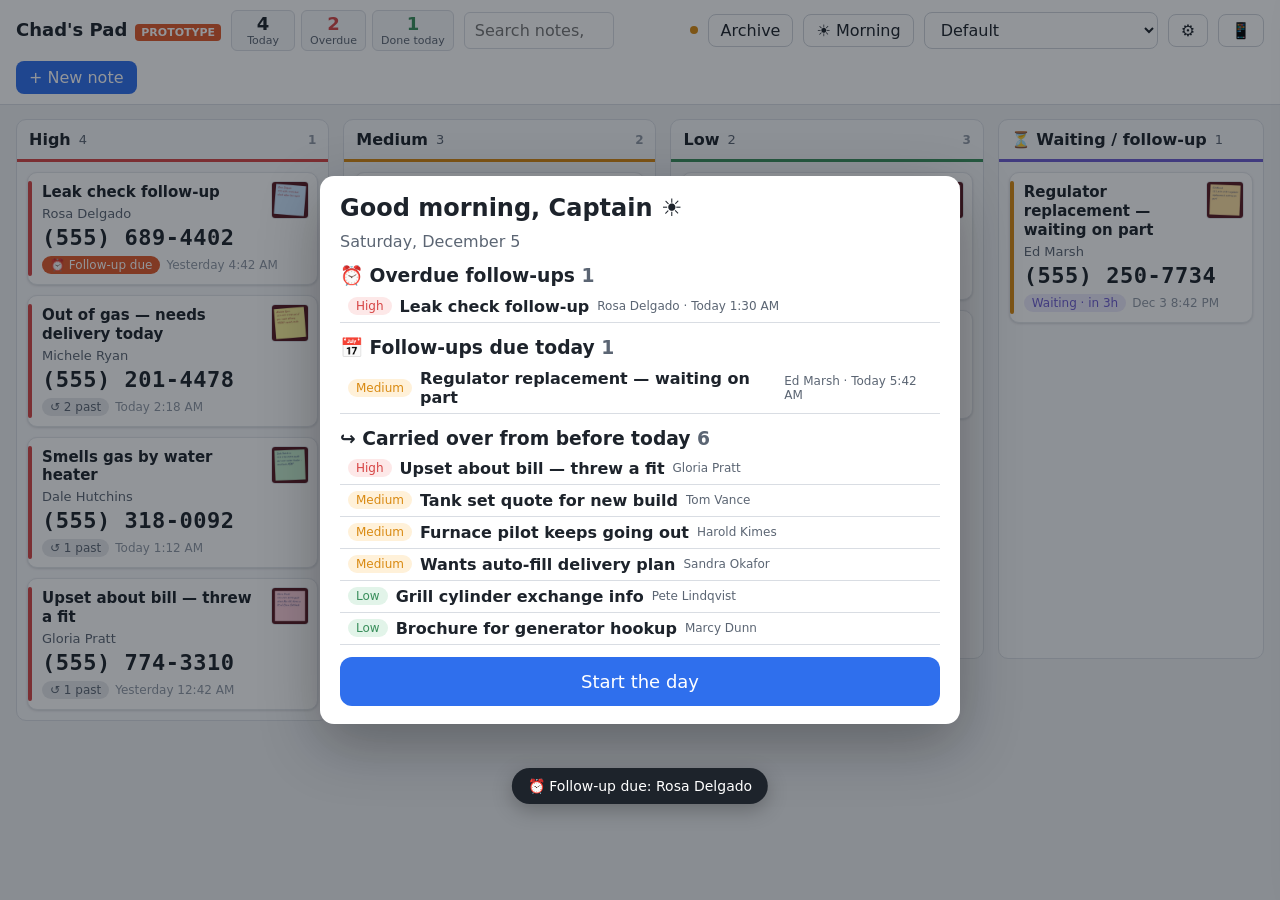
<file: index.html>
<!doctype html>
<html lang="en" data-theme="default">
<head>
<meta charset="utf-8">
<meta name="viewport" content="width=device-width, initial-scale=1, viewport-fit=cover">
<meta name="apple-mobile-web-app-capable" content="yes">
<meta name="apple-mobile-web-app-title" content="Chad's Pad">
<meta name="theme-color" content="#ffffff">
<link rel="manifest" href="manifest.webmanifest">
<title>Chad's Pad · Prototype</title>
<link rel="preconnect" href="https://fonts.googleapis.com"><link rel="preconnect" href="https://fonts.gstatic.com" crossorigin>
<link href="https://fonts.googleapis.com/css2?family=Caveat:wght@400;600&family=Newsreader:opsz,wght@6..72,400;6..72,600&display=swap" rel="stylesheet">
<link rel="stylesheet" href="css/themes.css">
<link rel="stylesheet" href="css/app.css">
</head>
<body data-view="desk">
<header class="topbar">
  <div class="brand">Chad's Pad <span class="proto" title="Design prototype: demo data only">PROTOTYPE</span></div>
  <div class="counters" id="counters"></div>
  <input type="search" class="search" id="search" placeholder="Search notes, names, numbers…  ( / )" autocomplete="off">
  <div class="spacer desk-only"></div>
  <span class="sync desk-only" id="sync"><i></i><span>Saved</span></span>
  <button class="btn desk-only" id="btn-archive" title="Searchable archive">Archive</button>
  <button class="btn desk-only" id="btn-morning" title="Morning start screen">☀ Morning</button>
  <select id="theme" class="btn desk-only" style="width:auto" aria-label="Theme"></select>
  <button class="btn" id="btn-settings" title="Settings">⚙</button>
  <button class="btn desk-only" id="btn-view" title="Switch to phone layout">📱</button>
  <button class="btn primary desk-only" id="btn-new">+ New note</button>
</header>
<main id="desk" class="desk-only"></main>
<main id="phone" class="phone-only"></main>
<button class="btn primary fab phone-only" id="fab" aria-label="New note">+</button>
<div class="newmenu hidden" id="newmenu"></div>
<aside class="panel" id="detail" aria-label="Note details"></aside>
<div id="layer"></div>
<script type="module" src="js/app.js"></script>
</body>
</html>
</file>
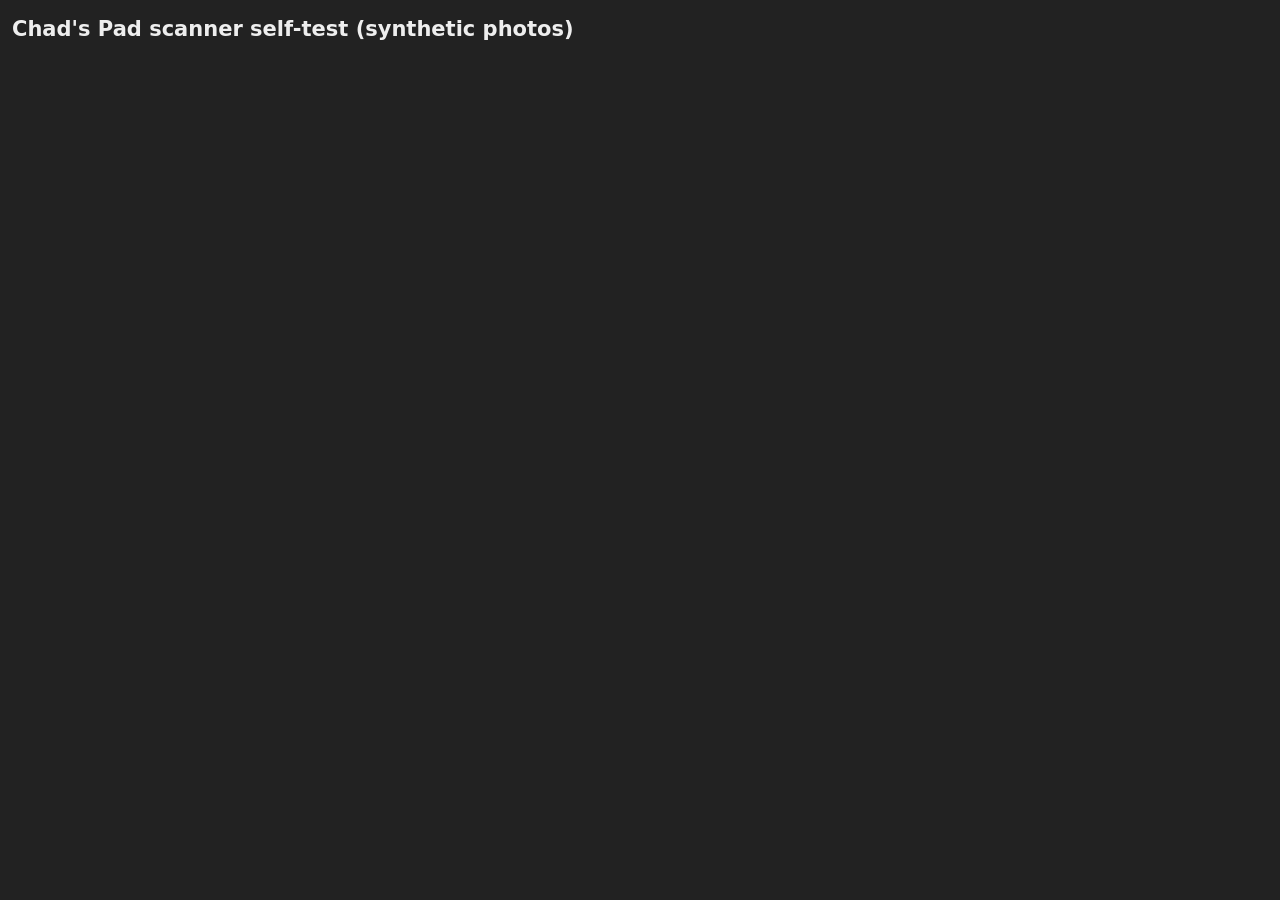
<file: scanner-test.html>
<!doctype html><meta charset="utf-8"><title>Scanner self-test</title>
<style>body{font:14px system-ui;margin:12px;background:#222;color:#eee}.r{display:inline-block;margin:6px;vertical-align:top}canvas{max-width:380px;display:block}</style>
<h2>Chad's Pad scanner self-test (synthetic photos)</h2><div id="out"></div>
<script src="https://docs.opencv.org/4.10.0/opencv.js"></script>
<script type="module">
import { cvReady, detectQuad, warp, flattenLighting } from './js/scanner-core.js';
import { SAMPLE_IMAGES, SAMPLE_TRUTH } from './js/samples.js';
const cv = await cvReady();
const truth = SAMPLE_TRUTH;
const results = {};
function iouPoly(a, b, W, H) { // raster IoU
  const c = document.createElement('canvas'); c.width = W / 4; c.height = H / 4; const g = c.getContext('2d');
  const fill = (q, col) => { g.beginPath(); q.forEach((p, i) => i ? g.lineTo(p[0] / 4, p[1] / 4) : g.moveTo(p[0] / 4, p[1] / 4)); g.closePath(); g.fillStyle = col; g.fill(); };
  g.globalCompositeOperation = 'lighter'; fill(a, '#ff0000'); fill(b, '#00ff00');
  const d = g.getImageData(0, 0, c.width, c.height).data; let i = 0, u = 0;
  for (let k = 0; k < d.length; k += 4) { const r = d[k] > 128, gg = d[k + 1] > 128; if (r && gg) i++; if (r || gg) u++; } return i / u;
}
for (const name of Object.keys(truth)) {
  const img = new Image(); img.src = SAMPLE_IMAGES[name]; await img.decode();
  const c = document.createElement('canvas'); c.width = img.naturalWidth; c.height = img.naturalHeight; c.getContext('2d').drawImage(img, 0, 0);
  const src = cv.imread(c); const t0 = performance.now(); const r = detectQuad(cv, src, { debug: true }); const ms = performance.now() - t0; src.delete();
  const g = c.getContext('2d');
  g.lineWidth = 8; g.strokeStyle = 'rgba(255,255,0,.8)'; g.setLineDash([20, 14]); g.beginPath(); truth[name].forEach((p, i) => i ? g.lineTo(...p) : g.moveTo(...p)); g.closePath(); g.stroke(); g.setLineDash([]);
  let iou = 0;
  if (r.quad) { g.strokeStyle = '#22ff55'; g.lineWidth = 10; g.beginPath(); r.quad.forEach((p, i) => i ? g.lineTo(p.x, p.y) : g.moveTo(p.x, p.y)); g.closePath(); g.stroke(); iou = iouPoly(truth[name], r.quad.map(p => [p.x, p.y]), c.width, c.height); }
  results[name] = { found: !!r.quad, iouVsTruth: +iou.toFixed(3), method: r.method, inferredCorner: r.inferred, shadowHint: r.shadow, score: r.score, ms: Math.round(ms), otsu: r.otsu };
  const box = document.createElement('div'); box.className = 'r';
  box.innerHTML = `<b>${name}</b><br>${r.quad ? '✅ found' : '❌ no quad'} · IoU vs truth ${iou.toFixed(3)} · ${r.method || ''}${r.inferred ? ' (corner inferred)' : ''} · shadow hint: ${r.shadow} · ${Math.round(ms)}ms`;
  box.appendChild(c);
  const m = document.createElement('canvas'); m.width = r.debugMask.width; m.height = r.debugMask.height; m.getContext('2d').putImageData(r.debugMask, 0, 0); m.style.width = '190px'; box.appendChild(m);
  if (r.quad) { const f = flattenLighting(cv, warp(cv, c, r.quad, 600)); f.style.width = '190px'; box.appendChild(f); }
  document.getElementById('out').appendChild(box);
}
window.__results = results; document.title = 'done';
</script>
</file>
<file: css/themes.css>
/* ===== THEME LAYER =====
   Every colour, font, texture, radius and shadow the UI uses is a token here.
   Logic never hard-codes a look. A theme = one [data-theme] block that overrides tokens
   (+ optional decorative assets). Register it in js/themes.js. */
:root, [data-theme="default"] {
  --font-ui: system-ui, -apple-system, "Segoe UI", Roboto, sans-serif;
  --font-note: "Caveat", "Bradley Hand", cursive;   /* handwritten note text */
  --font-print: "Newsreader", Georgia, serif;
  --font-digits: ui-monospace, "SF Mono", Menlo, Consolas, monospace;
  --bg: #eef0f3;  --bg-texture: none;
  --surface: #ffffff; --surface-2: #f6f7f9; --surface-sunk: #e6e8ec;
  --ink: #1d232b; --ink-muted: #5b6573; --ink-faint: #8f98a5; --ink-on-accent: #fff;
  --rule: #d9dde3; --focus: #2f6fed;
  --accent: #2f6fed; --accent-soft: #e3ecff;
  --prio-high: #d64545; --prio-high-soft: #fde8e8;
  --prio-medium: #d98a12; --prio-medium-soft: #fff1d9;
  --prio-low: #3a8f5c; --prio-low-soft: #e2f4e9;
  --waiting: #6c5ccf; --waiting-soft: #ece9fb;
  --done: #3a8f5c;
  --nudge: #e0592a;
  --card-bg: #ffffff; --card-texture: none; --card-border: #e2e5ea; --card-shadow: 0 1px 2px rgba(16,24,40,.06), 0 1px 3px rgba(16,24,40,.08);
  --card-radius: 10px; --radius: 10px; --radius-sm: 6px; --radius-btn: 8px;
  --btn-bg: #ffffff; --btn-fg: var(--ink); --btn-border: #cfd4db; --btn-shadow: none;
  --panel-bg: #ffffff; --panel-shadow: -8px 0 30px rgba(16,24,40,.12);
  --overlay: rgba(15,20,30,.45);
  --fresh-glow: 0 0 0 3px #7cc4ff, 0 0 18px #7cc4ff;
  --phone-digits-size: 46px;
  /* pen + highlighter palette kept from the live app */
  --pen-navy: #1c2a6b; --pen-blue: #1f5fd1; --pen-black: #1d1d1f; --pen-red: #c0262f; --pen-green: #1e7a3c;
  --mark-yellow: #fff27a; --mark-pink: #ffb3d1; --mark-orange: #ffc78a; --mark-lime: #c9f58f;
}

/* ---- Walt's Desk (PREVIEW ONLY: proves tokens swap; real art/texture assets come later) ---- */
[data-theme="walts-desk"] {
  --font-ui: "Newsreader", Georgia, serif;
  --font-note: "Caveat", cursive;
  --bg: #5b3a22;
  --bg-texture: repeating-linear-gradient(92deg, rgba(0,0,0,.06) 0 3px, transparent 3px 11px), linear-gradient(#6b4529, #4f321d);
  --surface: #fbf1a9; --surface-2: #f6e98e; --surface-sunk: #e9d97a;
  --ink: #23211c; --ink-muted: #5a5240; --ink-faint: #8a7f62; --rule: #c9b866;
  --accent: #8a2b1f; --accent-soft: #f2d9a0;
  --prio-high: #a3261b; --prio-medium: #b8741a; --prio-low: #4e6b2a;
  --prio-high-soft: #f3cf8e; --prio-medium-soft: #f6e08f; --prio-low-soft: #e3e39a;
  --waiting: #4b4f8a; --waiting-soft: #e8df9a;
  --card-bg: #fdf3a6;
  --card-texture: repeating-linear-gradient(transparent 0 23px, rgba(70,110,180,.35) 23px 24px), linear-gradient(90deg, transparent 0 26px, rgba(200,40,40,.45) 26px 27px, transparent 27px);
  --card-border: #d9c463; --card-shadow: 1px 2px 0 rgba(0,0,0,.18), 0 6px 14px rgba(0,0,0,.25);
  --card-radius: 2px; --radius: 4px; --radius-btn: 999px;
  --btn-bg: radial-gradient(circle at 35% 30%, #5a5a55, #2b2a27 70%); --btn-fg: #efe6c9; --btn-border: #171613;
  --btn-shadow: inset 0 1px 0 rgba(255,255,255,.15), 0 2px 0 #0d0c0a;
  --panel-bg: #fbf1a9;
}
</file>
<file: css/app.css>
/* Layout + components. Uses ONLY tokens from themes.css. */
*{box-sizing:border-box}
html,body{margin:0;height:100%}
body{font-family:var(--font-ui);color:var(--ink);background:var(--bg);background-image:var(--bg-texture);-webkit-text-size-adjust:100%}
button,input,select,textarea{font:inherit;color:inherit}
button{cursor:pointer}
.btn{background:var(--btn-bg);color:var(--btn-fg);border:1px solid var(--btn-border);border-radius:var(--radius-btn);box-shadow:var(--btn-shadow);padding:7px 12px;line-height:1.1;display:inline-flex;align-items:center;gap:6px;white-space:nowrap}
.btn:hover{filter:brightness(.97)}
.btn:focus-visible,.card:focus-visible{outline:3px solid var(--focus);outline-offset:2px}
.btn.primary{background:var(--accent);color:var(--ink-on-accent);border-color:transparent}
.btn.ghost{background:transparent;border-color:transparent;box-shadow:none;color:var(--ink-muted)}
.btn.big{padding:14px 18px;font-size:18px;border-radius:calc(var(--radius-btn) + 4px)}
.btn[disabled]{opacity:.45;cursor:not-allowed}
.btn.sel{outline:3px solid var(--accent);outline-offset:1px}
.chip{display:inline-flex;align-items:center;gap:4px;font-size:12px;padding:2px 8px;border-radius:999px;background:var(--surface-sunk);color:var(--ink-muted);white-space:nowrap}
.chip.High{background:var(--prio-high-soft);color:var(--prio-high)} .chip.Medium{background:var(--prio-medium-soft);color:var(--prio-medium)} .chip.Low{background:var(--prio-low-soft);color:var(--prio-low)}
.chip.wait{background:var(--waiting-soft);color:var(--waiting)} .chip.nudge{background:var(--nudge);color:#fff;animation:pulse 1.4s infinite}
.muted{color:var(--ink-muted)} .faint{color:var(--ink-faint)} .small{font-size:12px}
.hidden{display:none!important}
input[type=text],input[type=search],input[type=tel],input[type=datetime-local],textarea,select{background:var(--surface);border:1px solid var(--rule);border-radius:var(--radius-sm);padding:8px 10px;width:100%}
textarea{resize:vertical;min-height:60px}
label.f{display:block;font-size:12px;color:var(--ink-muted);margin:8px 0 3px}
@keyframes pulse{50%{opacity:.6}}
@keyframes freshfade{0%,70%{box-shadow:var(--fresh-glow)}100%{box-shadow:var(--card-shadow)}}

/* ---------- top bar ---------- */
.topbar{position:sticky;top:0;z-index:20;display:flex;align-items:center;gap:10px;padding:10px 16px;background:var(--surface);border-bottom:1px solid var(--rule);flex-wrap:wrap}
.brand{font-weight:700;font-size:18px;display:flex;align-items:baseline;gap:8px}
.brand .proto{font-size:11px;font-weight:600;color:var(--ink-on-accent);background:var(--nudge);padding:2px 6px;border-radius:4px}
.counters{display:flex;gap:6px}
.counter{display:flex;flex-direction:column;align-items:center;min-width:64px;padding:3px 8px;border-radius:var(--radius-sm);background:var(--surface-2);border:1px solid var(--rule);cursor:pointer}
.counter b{font-size:18px;line-height:1.1} .counter span{font-size:11px;color:var(--ink-muted)}
.counter.over b{color:var(--prio-high)} .counter.done b{color:var(--done)}
.counter.active{outline:2px solid var(--accent)}
.search{flex:1;min-width:180px;max-width:420px}
.spacer{flex:1}
.sync{font-size:12px;color:var(--ink-muted);display:flex;align-items:center;gap:5px}
.sync i{width:8px;height:8px;border-radius:50%;background:var(--done);display:inline-block}
.sync.pending i{background:var(--prio-medium)}

/* ---------- desk board ---------- */
.board{display:grid;grid-template-columns:repeat(3,minmax(240px,1fr)) minmax(220px,.85fr);gap:14px;padding:14px 16px;align-items:start}
.col{background:var(--surface-2);border:1px solid var(--rule);border-radius:var(--radius);min-height:60vh;display:flex;flex-direction:column}
.col-h{display:flex;align-items:center;gap:8px;padding:10px 12px;border-bottom:3px solid var(--rule);font-weight:700}
.col[data-col=High] .col-h{border-color:var(--prio-high)} .col[data-col=Medium] .col-h{border-color:var(--prio-medium)} .col[data-col=Low] .col-h{border-color:var(--prio-low)} .col[data-col=Waiting] .col-h{border-color:var(--waiting)}
.col-h .n{font-weight:500;color:var(--ink-muted);font-size:13px}
.col-body{padding:10px;display:flex;flex-direction:column;gap:10px;flex:1}
.col.drop{outline:3px dashed var(--accent);outline-offset:-4px}
.drop-marker{height:4px;border-radius:2px;background:var(--accent)}
.card{position:relative;background:var(--card-bg);background-image:var(--card-texture);border:1px solid var(--card-border);border-radius:var(--card-radius);box-shadow:var(--card-shadow);padding:10px 12px 10px 14px;cursor:grab;user-select:none}
.card::before{content:"";position:absolute;left:0;top:8px;bottom:8px;width:4px;border-radius:2px;background:var(--prio-medium)}
.card[data-p=High]::before{background:var(--prio-high)} .card[data-p=Low]::before{background:var(--prio-low)}
.card.sel{outline:3px solid var(--focus);outline-offset:1px}
.card.fresh{animation:freshfade 8s ease-out}
.card.dragging{opacity:.4}
.card .t{font-weight:600;font-size:15px;line-height:1.25;margin-bottom:4px}
.card .who{font-size:13px;color:var(--ink-muted)}
.card .digits{font-family:var(--font-digits);font-size:22px;font-weight:700;letter-spacing:.5px;margin-top:4px}
.card .digits .ext{font-size:14px;color:var(--ink-muted);font-weight:600}
.card .meta{display:flex;gap:6px;flex-wrap:wrap;margin-top:6px;align-items:center}
.card .thumb{position:absolute;right:8px;top:8px;width:38px;height:38px;border-radius:4px;object-fit:cover;border:1px solid var(--card-border)}
.card.has-thumb .t,.card.has-thumb .who{padding-right:44px}
.empty{color:var(--ink-faint);font-size:13px;text-align:center;padding:20px 8px}

/* ---------- archive list ---------- */
.archive{padding:14px 16px;max-width:1100px}
.arow{display:grid;grid-template-columns:110px 1fr 180px 150px 120px;gap:10px;align-items:center;padding:10px;border-bottom:1px solid var(--rule);background:var(--surface);cursor:pointer}
.arow:hover{background:var(--surface-2)}

/* ---------- detail panel ---------- */
.panel{position:fixed;top:0;right:0;bottom:0;width:min(560px,100vw);background:var(--panel-bg);box-shadow:var(--panel-shadow);z-index:40;overflow-y:auto;transform:translateX(105%);transition:transform .18s ease-out;padding-bottom:40px}
.panel.open{transform:none}
.panel-h{position:sticky;top:0;background:var(--panel-bg);display:flex;align-items:center;gap:8px;padding:12px 16px;border-bottom:1px solid var(--rule);z-index:1}
.panel section{padding:12px 16px;border-bottom:1px solid var(--rule)}
.panel h3{margin:0 0 8px;font-size:13px;text-transform:uppercase;letter-spacing:.06em;color:var(--ink-muted)}
.photo-big{width:100%;max-height:340px;object-fit:contain;background:var(--surface-sunk);border-radius:var(--radius-sm);cursor:zoom-in}
.bigphone{font-family:var(--font-digits);font-size:var(--phone-digits-size);font-weight:800;letter-spacing:1px;line-height:1.05;user-select:all}
.bigphone .ext{font-size:26px;color:var(--ink-muted);font-weight:700}
.bigname{font-size:22px;font-weight:700}
.note-text{font-family:var(--font-note);font-size:24px;line-height:1.25;white-space:pre-wrap;color:var(--pen-navy)}
.results{display:grid;grid-template-columns:repeat(4,1fr);gap:8px}
.results .btn{justify-content:center;padding:12px 6px;font-weight:600}
.results .btn.Called{border-color:var(--done)} .results .btn.lvm,.results .btn.Waiting{border-color:var(--waiting)}
.hist li{font-size:13px;margin:3px 0;color:var(--ink-muted)} .hist{padding-left:18px;margin:0}
.past{border:1px solid var(--rule);border-radius:var(--radius-sm);padding:8px 10px;margin-bottom:6px;background:var(--surface-2);cursor:pointer}
.past-banner{background:var(--accent-soft);border-radius:var(--radius-sm);padding:8px 10px;font-size:13px;margin-bottom:8px}
.prio-row{display:flex;gap:6px}
.prio-row .btn{flex:1;justify-content:center}
.prio-row .btn.High.sel{background:var(--prio-high);color:#fff} .prio-row .btn.Medium.sel{background:var(--prio-medium);color:#fff} .prio-row .btn.Low.sel{background:var(--prio-low);color:#fff}
.grid2{display:grid;grid-template-columns:1fr 1fr;gap:0 10px}

/* ---------- modal ---------- */
.modal-bg{position:fixed;inset:0;background:var(--overlay);z-index:60;display:flex;align-items:center;justify-content:center;padding:16px}
.modal{background:var(--surface);border-radius:calc(var(--radius) + 4px);max-width:640px;width:100%;max-height:92vh;overflow:auto;padding:18px 20px;box-shadow:0 20px 60px rgba(0,0,0,.3)}
.modal h2{margin:0 0 10px}
.modal .row{display:flex;gap:8px;flex-wrap:wrap;margin-top:12px}
.mlist{margin:4px 0 12px;padding:0;list-style:none}
.mlist li{padding:6px 8px;border-bottom:1px solid var(--rule);display:flex;gap:8px;align-items:center;cursor:pointer}
kbd{font-family:var(--font-digits);background:var(--surface-sunk);border:1px solid var(--rule);border-bottom-width:2px;border-radius:4px;padding:1px 6px;font-size:12px}
.toast{z-index:65!important;position:fixed;bottom:calc(96px + env(safe-area-inset-bottom));max-width:90vw;text-align:center;left:50%;transform:translateX(-50%);background:var(--ink);color:var(--surface);padding:10px 16px;border-radius:999px;z-index:90;font-size:14px;box-shadow:0 6px 20px rgba(0,0,0,.25)}

/* ---------- phone view ---------- */
.phone-list{padding:10px 12px 110px}
.phone-list h4{margin:14px 2px 6px;font-size:13px;text-transform:uppercase;letter-spacing:.06em;color:var(--ink-muted)}
.phone-list .card{margin-bottom:8px;cursor:pointer}
.fab{position:fixed;right:18px;bottom:calc(18px + env(safe-area-inset-bottom));z-index:30;width:66px;height:66px;border-radius:50%;font-size:34px;justify-content:center;padding:0;box-shadow:0 6px 18px rgba(0,0,0,.3)}
.newmenu{position:fixed;right:18px;bottom:calc(96px + env(safe-area-inset-bottom));z-index:31;display:flex;flex-direction:column;gap:8px;align-items:flex-end}
.newmenu .btn{font-size:17px;padding:12px 16px;box-shadow:0 4px 14px rgba(0,0,0,.2)}
body[data-view=phone] .desk-only{display:none!important}
body[data-view=desk] .phone-only{display:none!important}
body[data-view=phone] .topbar{padding:8px 10px;gap:6px}
body[data-view=phone] .counters .counter{min-width:52px}
body[data-view=phone] .search{order:10;flex-basis:100%;max-width:none}
body[data-view=phone] .panel{width:100vw}
body[data-view=phone] .bigphone{font-size:36px}

/* ---------- capture / scanner ---------- */
.capture{position:fixed;inset:0;z-index:70;background:#000;color:#fff;display:flex;flex-direction:column}
.capture .stage{position:relative;flex:1;overflow:hidden;display:flex;align-items:center;justify-content:center}
.capture video,.capture .stage>canvas{max-width:100%;max-height:100%}
.capture .overlay{position:absolute;inset:0;pointer-events:none}
.capture .bar{display:flex;align-items:center;gap:8px;padding:10px 12px calc(10px + env(safe-area-inset-bottom));background:#111;flex-wrap:wrap;justify-content:center}
.capture .bar .btn{background:#2a2a2a;color:#fff;border-color:#444}
.capture .bar .btn.primary{background:var(--accent)}
.capture .top{display:flex;align-items:center;gap:8px;padding:calc(8px + env(safe-area-inset-top)) 12px 8px;background:#111;flex-wrap:wrap}
.seg{display:inline-flex;border:1px solid #555;border-radius:999px;overflow:hidden}
.seg button{background:transparent;border:0;color:#ccc;padding:6px 12px;font-size:13px}
.seg button.on{background:#fff;color:#111}
.hint{position:absolute;left:50%;top:14px;transform:translateX(-50%);background:rgba(0,0,0,.65);padding:8px 14px;border-radius:18px;font-size:15px;max-width:92%;width:max-content;text-align:center;pointer-events:none;z-index:4}
.hint.good{background:rgba(30,140,70,.85)} .hint.warn{background:rgba(200,110,20,.9)}
.shutter{width:70px;height:70px;border-radius:50%;border:4px solid #fff;background:#fff3;padding:0}
.shutter.ready{background:#3ecf6e}
.corner{position:absolute;width:34px;height:34px;margin:-17px 0 0 -17px;border-radius:50%;border:3px solid #3ecf6e;background:rgba(62,207,110,.25);touch-action:none;cursor:grab;z-index:3}
.scan-info{font-size:12px;color:#aaa;text-align:center;padding:4px}

/* ---------- review ---------- */
.review{position:fixed;inset:0;z-index:75;background:var(--bg);overflow-y:auto;padding-bottom:110px}
.review .inner{max-width:640px;margin:0 auto;padding:12px 14px}
.review .snap{width:100%;max-height:260px;object-fit:contain;border-radius:var(--radius-sm);background:var(--surface-sunk)}
.suggest{background:var(--surface);border:1px solid var(--rule);border-radius:var(--radius);padding:12px;margin:10px 0}
.suggest .why{font-size:12px;color:var(--ink-muted);margin-top:6px}
.savebar{position:fixed;left:0;right:0;bottom:0;padding:10px 14px calc(10px + env(safe-area-inset-bottom));background:var(--surface);border-top:1px solid var(--rule);display:flex;gap:8px;justify-content:center;z-index:76}
.savebar .btn{flex:1;max-width:300px;justify-content:center}
.entry{background:var(--surface);border:1px solid var(--rule);border-radius:var(--radius);padding:10px;margin:10px 0}
.entry img{max-width:100%;max-height:120px;display:block;border-radius:4px;background:var(--surface-sunk)}
.entry .tools{display:flex;gap:6px;margin-top:6px;flex-wrap:wrap}
.ocrnote{font-size:12px;background:var(--prio-medium-soft);color:var(--ink);border-radius:var(--radius-sm);padding:6px 8px;margin:6px 0}
.stylebox{display:flex;gap:6px;flex-wrap:wrap;margin-top:8px}
.swatch{width:30px;height:30px;border-radius:50%;border:2px solid var(--rule)}
.swatch.sel{outline:3px solid var(--accent)}

@media (max-width:1100px){.board{grid-template-columns:repeat(2,1fr)}}
select.btn{width:auto;padding-right:26px}
.topbar .search{max-width:340px;min-width:150px}
@media (max-width:1500px){.topbar .sync span{display:none}}
</file>
